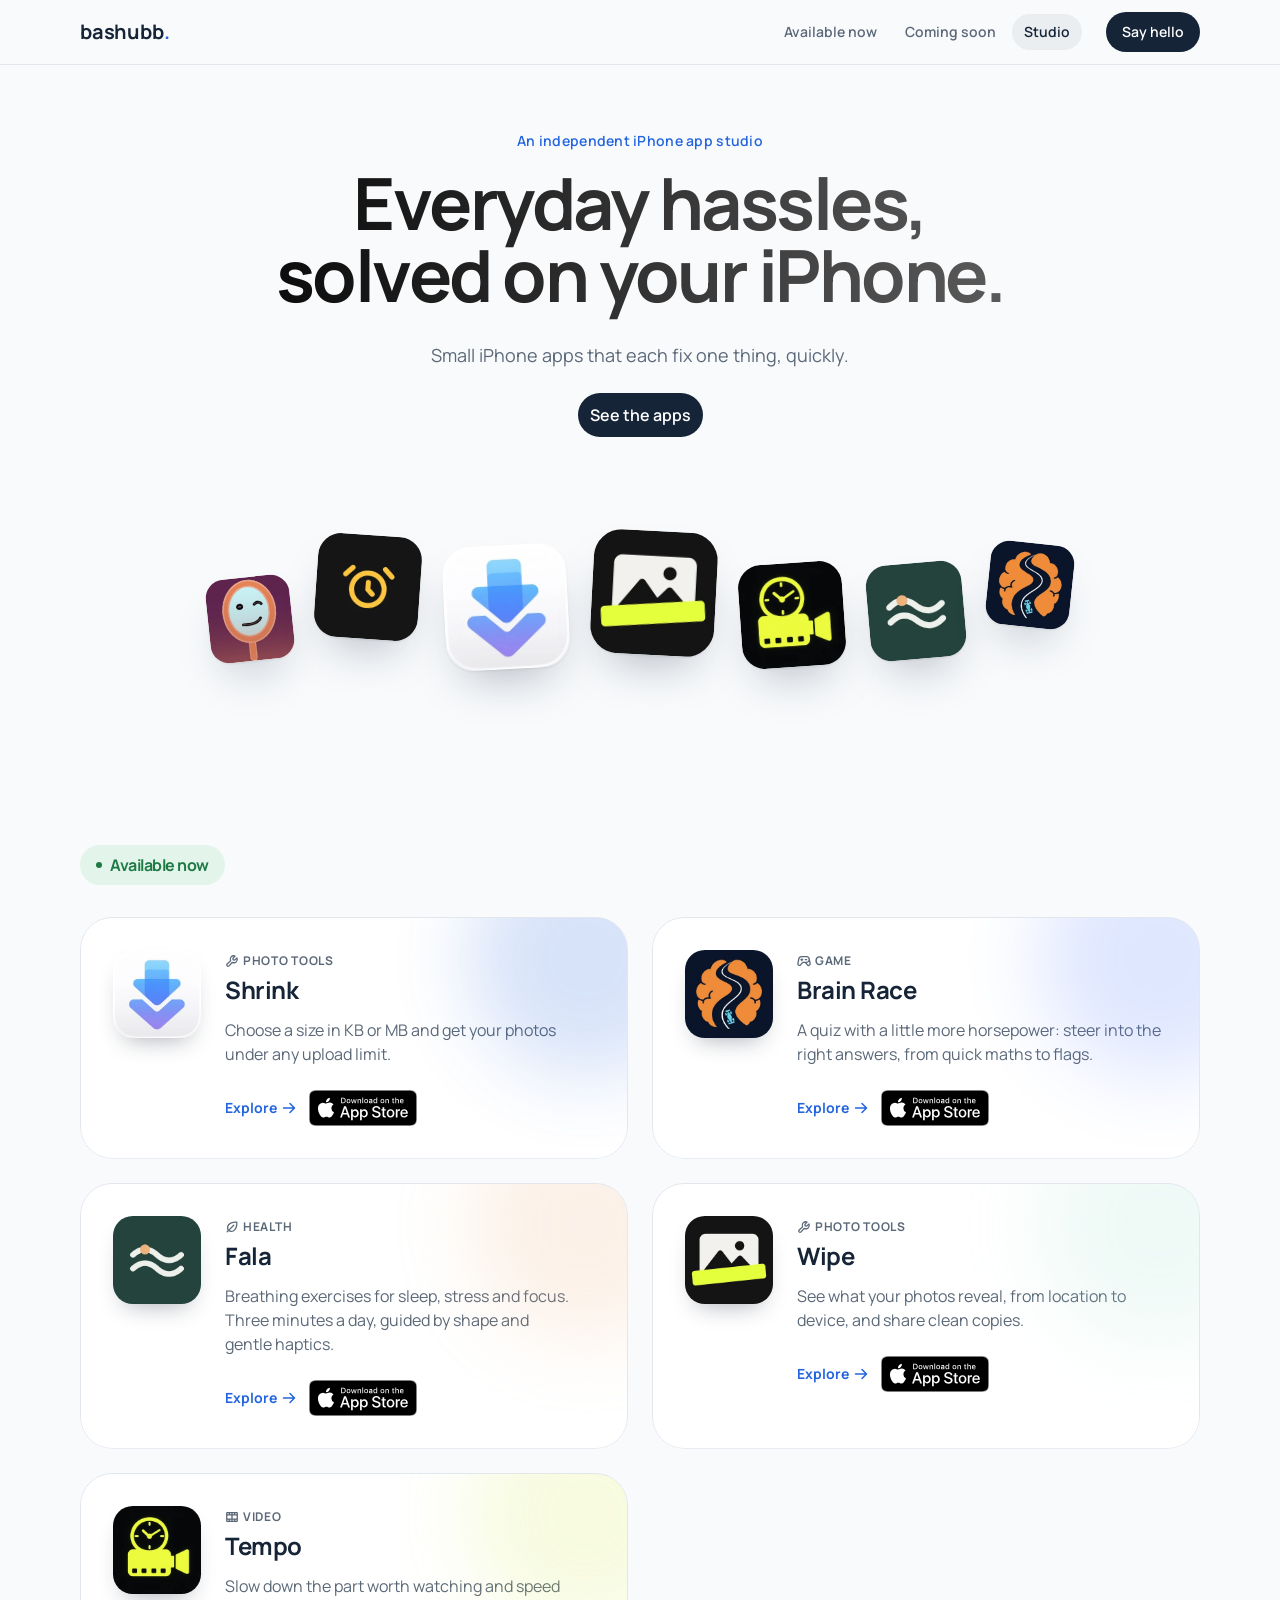
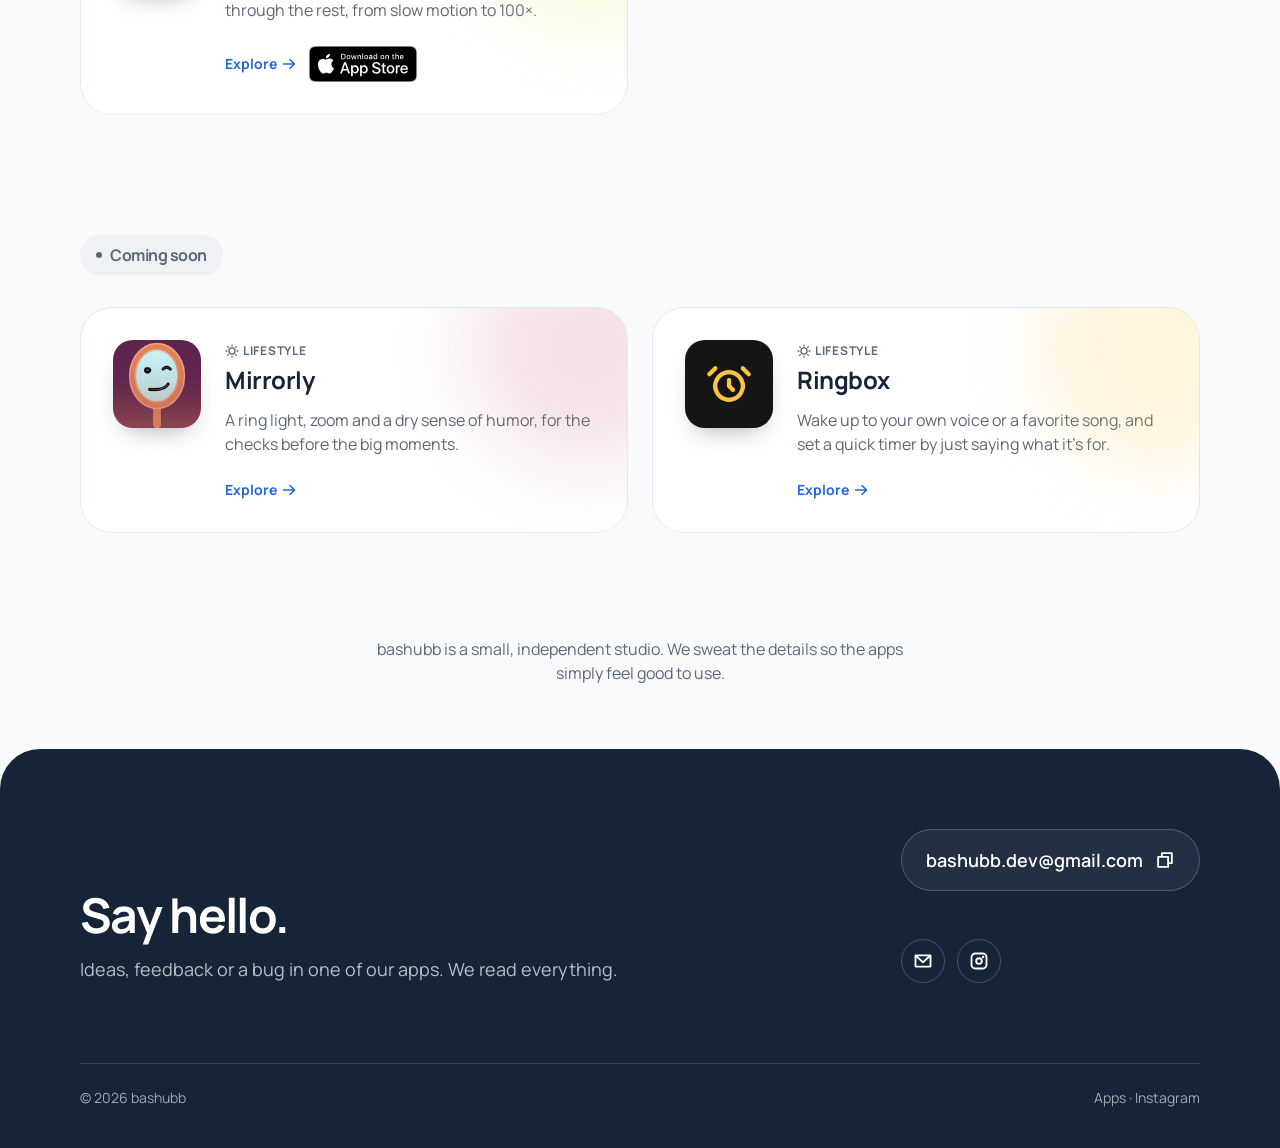
<file: index.html>
<!doctype html>
<html lang="en" class="no-js">
<head>
<meta charset="utf-8">
<meta name="viewport" content="width=device-width, initial-scale=1, viewport-fit=cover">
<title>bashubb: Everyday Hassles, Solved on Your iPhone</title>
<meta name="description" content="bashubb is an independent studio making focused iPhone apps for everyday life, quick photo fixes, creative video, calm breathing and play: Mirrorly, Ringbox, Shrink, Wipe, Tempo, Fala and Brain Race.">
<link rel="canonical" href="https://bashubb.com/">
<meta name="theme-color" content="#f8fafc">
<meta name="color-scheme" content="light">
<meta property="og:type" content="website">
<meta property="og:site_name" content="bashubb">
<meta property="og:title" content="bashubb: everyday hassles, solved on your iPhone">
<meta property="og:description" content="Shrink, Brain Race, Fala, Wipe and Tempo are on the App Store; Mirrorly and Ringbox are coming soon.">
<meta property="og:url" content="https://bashubb.com/">
<meta property="og:image" content="https://bashubb.com/assets/bashubb-logo.png">
<meta name="twitter:card" content="summary">
<link rel="icon" href="assets/fav/favicon-32.png" type="image/png" sizes="32x32">
<link rel="icon" href="assets/fav/favicon-48.png" type="image/png" sizes="48x48">
<link rel="icon" href="assets/fav/favicon-192.png" type="image/png" sizes="192x192">
<link rel="apple-touch-icon" href="assets/fav/apple-touch-icon.png">
<link rel="preload" href="assets/fonts/manrope-latin.woff2" as="font" type="font/woff2" crossorigin>
<link rel="stylesheet" href="assets/landing.css?v=22">
<link rel="stylesheet" href="assets/studio.css?v=17">
<script type="application/ld+json">
{
  "@context": "https://schema.org",
  "@graph": [
    {"@type": "Organization", "@id": "https://bashubb.com/#studio", "name": "bashubb", "url": "https://bashubb.com/", "logo": "https://bashubb.com/assets/bashubb-logo.png", "email": "bashubb.dev@gmail.com", "description": "An independent studio making focused iPhone apps.", "sameAs": ["https://www.instagram.com/bashubbapps/"]},
    {"@type": "WebSite", "@id": "https://bashubb.com/#website", "name": "bashubb", "url": "https://bashubb.com/", "inLanguage": "en", "publisher": {"@id": "https://bashubb.com/#studio"}},
    {"@type": "SoftwareApplication", "@id": "https://bashubb.com/shrink/#app", "name": "Photo Compressor - Shrink", "alternateName": "Shrink", "url": "https://bashubb.com/shrink/", "applicationCategory": "PhotoApplication", "operatingSystem": "iOS 26.0 or later", "image": "https://bashubb.com/assets/icons/shrink.webp", "downloadUrl": "https://apps.apple.com/app/id6804833389"},
    {"@type": "SoftwareApplication", "@id": "https://bashubb.com/fala/#app", "name": "Fala – Breathing Exercises", "alternateName": "Fala", "url": "https://bashubb.com/fala/", "applicationCategory": "HealthApplication", "operatingSystem": "iOS 17.0 or later", "image": "https://bashubb.com/assets/icons/fala.webp", "downloadUrl": "https://apps.apple.com/app/id6825029130"},
    {"@type": "SoftwareApplication", "@id": "https://bashubb.com/wipe/#app", "name": "Wipe: Photo Metadata Cleaner", "alternateName": "Wipe", "url": "https://bashubb.com/wipe/", "applicationCategory": "PhotographyApplication", "operatingSystem": "iOS 18.0 or later", "image": "https://bashubb.com/assets/icons/wipe.webp?v=2", "downloadUrl": "https://apps.apple.com/app/id6810408492"},
    {"@type": "SoftwareApplication", "@id": "https://bashubb.com/tempo/#app", "name": "Tempo", "url": "https://bashubb.com/tempo/", "applicationCategory": "MultimediaApplication", "operatingSystem": "iOS 17.0 or later", "image": "https://bashubb.com/assets/icons/tempo.webp", "downloadUrl": "https://apps.apple.com/app/id6824555705"},
    {"@type": "SoftwareApplication", "@id": "https://bashubb.com/#brain-race-app", "name": "Brain Race", "url": "https://bashubb.com/TheBrainRace/", "applicationCategory": "GameApplication", "operatingSystem": "iOS 18.0 or later", "image": "https://bashubb.com/assets/icons/brain-race.webp"}
  ]
}
</script>
</head>
<body>
<svg width="0" height="0" style="position:absolute" aria-hidden="true"><symbol id="i-arrow-right" viewBox="0 0 256 256" fill="currentColor"><path d="M224.49,136.49l-72,72a12,12,0,0,1-17-17L187,140H40a12,12,0,0,1,0-24H187L135.51,64.48a12,12,0,0,1,17-17l72,72A12,12,0,0,1,224.49,136.49Z"/></symbol><symbol id="i-copy" viewBox="0 0 256 256" fill="currentColor"><path d="M216,28H88A12,12,0,0,0,76,40V76H40A12,12,0,0,0,28,88V216a12,12,0,0,0,12,12H168a12,12,0,0,0,12-12V180h36a12,12,0,0,0,12-12V40A12,12,0,0,0,216,28ZM156,204H52V100H156Zm48-48H180V88a12,12,0,0,0-12-12H100V52H204Z"/></symbol><symbol id="i-envelope-simple" viewBox="0 0 256 256" fill="currentColor"><path d="M224,44H32A12,12,0,0,0,20,56V192a20,20,0,0,0,20,20H216a20,20,0,0,0,20-20V56A12,12,0,0,0,224,44ZM193.15,68,128,127.72,62.85,68ZM44,188V83.28l75.89,69.57a12,12,0,0,0,16.22,0L212,83.28V188Z"/></symbol><symbol id="i-film-strip" viewBox="0 0 256 256" fill="currentColor"><path d="M216,36H40A20,20,0,0,0,20,56V200a20,20,0,0,0,20,20H216a20,20,0,0,0,20-20V56A20,20,0,0,0,216,36ZM44,100h72v56H44Zm96-24V60h24V76Zm-24,0H92V60h24Zm0,104v16H92V180Zm24,0h24v16H140Zm0-24V100h72v56Zm72-80H188V60h24ZM68,60V76H44V60ZM44,180H68v16H44Zm144,16V180h24v16Z"/></symbol><symbol id="i-game-controller" viewBox="0 0 256 256" fill="currentColor"><path d="M176,116H152a12,12,0,0,1,0-24h24a12,12,0,0,1,0,24ZM104,92h-4V88a12,12,0,0,0-24,0v4H72a12,12,0,0,0,0,24h4v4a12,12,0,0,0,24,0v-4h4a12,12,0,0,0,0-24ZM244.76,202.94a40,40,0,0,1-61,5.35,7,7,0,0,1-.53-.56L144.67,164H111.33L72.81,207.73c-.17.19-.35.38-.53.56A40,40,0,0,1,4.62,173.05a1.18,1.18,0,0,1,0-.2L21,88.79A63.88,63.88,0,0,1,83.88,36H172a64.08,64.08,0,0,1,62.93,52.48,1.8,1.8,0,0,1,0,.19l16.36,84.17a1.77,1.77,0,0,1,0,.2A39.74,39.74,0,0,1,244.76,202.94ZM172,140a40,40,0,0,0,0-80H83.89A39.9,39.9,0,0,0,44.62,93.06a1.55,1.55,0,0,0,0,.21l-16.34,84a16,16,0,0,0,13,18.44,16.07,16.07,0,0,0,13.86-4.21L96.9,144.07a12,12,0,0,1,9-4.07Zm55.76,37.31-7-35.95a63.84,63.84,0,0,1-44.27,22.46l24.41,27.72a16,16,0,0,0,26.85-14.23Z"/></symbol><symbol id="i-instagram-logo" viewBox="0 0 256 256" fill="currentColor"><path d="M128,80a48,48,0,1,0,48,48A48.05,48.05,0,0,0,128,80Zm0,72a24,24,0,1,1,24-24A24,24,0,0,1,128,152ZM176,20H80A60.07,60.07,0,0,0,20,80v96a60.07,60.07,0,0,0,60,60h96a60.07,60.07,0,0,0,60-60V80A60.07,60.07,0,0,0,176,20Zm36,156a36,36,0,0,1-36,36H80a36,36,0,0,1-36-36V80A36,36,0,0,1,80,44h96a36,36,0,0,1,36,36ZM196,76a16,16,0,1,1-16-16A16,16,0,0,1,196,76Z"/></symbol><symbol id="i-leaf" viewBox="0 0 256 256" fill="currentColor"><path d="M227.42,39.86a12,12,0,0,0-11.28-11.28c-39.6-2.33-74.59,2.34-104,13.87C84,53.48,62.31,70.58,49.39,91.9c-17.62,29.11-17.66,64.45-.45,98.19L31.51,207.52a12,12,0,0,0,17,17l17.43-17.43c16.74,8.54,33.88,12.85,50.45,12.85a91.31,91.31,0,0,0,47.74-13.3c21.32-12.92,38.42-34.62,49.45-62.75C225.08,114.46,229.75,79.46,227.42,39.86ZM151.66,186.08C131.57,198.25,108,199.17,83.94,189l84.54-84.54a12,12,0,1,0-17-17L67,172.06c-10.14-24-9.22-47.63,3-67.72,20.91-34.53,70.54-53.72,134-52.25C205.38,115.53,186.19,165.17,151.66,186.08Z"/></symbol><symbol id="i-sun" viewBox="0 0 256 256" fill="currentColor"><path d="M116,36V20a12,12,0,0,1,24,0V36a12,12,0,0,1-24,0Zm80,92a68,68,0,1,1-68-68A68.07,68.07,0,0,1,196,128Zm-24,0a44,44,0,1,0-44,44A44.05,44.05,0,0,0,172,128ZM51.51,68.49a12,12,0,1,0,17-17l-12-12a12,12,0,0,0-17,17Zm0,119-12,12a12,12,0,0,0,17,17l12-12a12,12,0,1,0-17-17ZM196,72a12,12,0,0,0,8.49-3.51l12-12a12,12,0,0,0-17-17l-12,12A12,12,0,0,0,196,72Zm8.49,115.51a12,12,0,0,0-17,17l12,12a12,12,0,0,0,17-17ZM48,128a12,12,0,0,0-12-12H20a12,12,0,0,0,0,24H36A12,12,0,0,0,48,128Zm80,80a12,12,0,0,0-12,12v16a12,12,0,0,0,24,0V220A12,12,0,0,0,128,208Zm108-92H220a12,12,0,0,0,0,24h16a12,12,0,0,0,0-24Z"/></symbol><symbol id="i-wrench" viewBox="0 0 256 256" fill="currentColor"><path d="M230.47,67.5a12,12,0,0,0-19.26-4.32L172.43,99l-12.68-2.72L157,83.57l35.79-38.78a12,12,0,0,0-4.32-19.26A76.07,76.07,0,0,0,88.41,121.64L30.92,174.18a4.68,4.68,0,0,0-.39.38,36,36,0,0,0,50.91,50.91l.38-.39,52.54-57.49A76.05,76.05,0,0,0,230.47,67.5ZM160,148a51.5,51.5,0,0,1-23.35-5.52,12,12,0,0,0-14.26,2.62L64.31,208.66a12,12,0,0,1-17-17l63.55-58.07a12,12,0,0,0,2.62-14.26A51.5,51.5,0,0,1,108,96a52.06,52.06,0,0,1,52-52h.89L135.17,71.87a12,12,0,0,0-2.91,10.65l5.66,26.35a12,12,0,0,0,9.21,9.21l26.35,5.66a12,12,0,0,0,10.65-2.91L212,95.12c0,.3,0,.59,0,.89A52.06,52.06,0,0,1,160,148Z"/></symbol></svg>

<a class="skip" href="#main">Skip to content</a>

<nav class="island solid" aria-label="Main navigation">
  <a class="brand wordmark" href="./">bashubb<span>.</span></a>
  <div class="links">
    <a href="#available">Available now</a>
    <a href="#soon">Coming soon</a>
    <a href="#studio">Studio</a>
  </div>
  <a class="btn sm cta" href="#contact">Say hello</a>
  <button class="burger" type="button" aria-expanded="false" aria-controls="menu" aria-label="Open menu"><span></span><span></span></button>
</nav>
<div class="menu" id="menu">
  <a href="#available">Available now</a>
  <a href="#soon">Coming soon</a>
  <a href="#studio">Studio</a>
  <a href="#contact">Contact</a>
</div>

<main id="main">

<section class="s-hero" aria-labelledby="hero-title">
  <div class="wrap reveal">
    <span class="eyebrow">An independent iPhone app studio</span>
    <h1 class="hero-title" id="hero-title">Everyday hassles,<br>solved on your iPhone.</h1>
    <p class="lead">Small iPhone apps that each fix one thing, quickly.</p>
    <div class="cta-row"><a class="btn" href="#available">See the apps</a></div>
  </div>
  <div class="drift" aria-label="Our apps">
    <a href="/TheMirrorly/" style="--sz:84px;--y:18px;--r:-6deg;--d:6.5s;--dl:-1s" title="Mirrorly"><img src="assets/icons/mirrorly.webp?v=2" alt="Mirrorly" width="256" height="256"></a>
    <a href="/ringbox/" style="--sz:104px;--y:-14px;--r:4deg;--d:7.4s;--dl:-3s" title="Ringbox"><img src="assets/icons/ringbox.webp" alt="Ringbox" width="256" height="256"></a>
    <a href="/shrink/" style="--sz:124px;--y:6px;--r:-3deg;--d:8s;--dl:-2s" title="Shrink"><img src="assets/icons/shrink.webp" alt="Shrink" width="256" height="256"></a>
    <a href="/wipe/" style="--sz:124px;--y:-8px;--r:3deg;--d:7s;--dl:-4s" title="Wipe"><img src="assets/icons/wipe.webp?v=2" alt="Wipe" width="256" height="256"></a>
    <a href="/tempo/" style="--sz:104px;--y:14px;--r:-4deg;--d:6.8s;--dl:-5s" title="Tempo"><img src="assets/icons/tempo.webp" alt="Tempo" width="256" height="256"></a>
    <a href="/fala/" style="--sz:96px;--y:10px;--r:-5deg;--d:7.2s;--dl:-1.5s" title="Fala"><img src="assets/icons/fala.webp" alt="Fala" width="256" height="256"></a>
    <a href="/TheBrainRace/" style="--sz:84px;--y:-16px;--r:6deg;--d:7.8s;--dl:-2.5s" title="Brain Race"><img src="assets/icons/brain-race.webp" alt="Brain Race" width="256" height="256"></a>
  </div>
</section>

<section class="cat" id="available" aria-labelledby="available-title">
  <div class="wrap">
    <div class="cat-head reveal">
      <h2 id="available-title" class="sec-title"><span class="status live"><i></i>Available now</span></h2>
    </div>
    <div class="apps">
<article class="app reveal" style="--tint:#2465df">
        <span class="ico"><img src="assets/icons/shrink.webp" alt="" width="256" height="256"></span>
        <div>
          <span class="kind"><svg aria-hidden="true"><use href="#i-wrench"/></svg>Photo tools</span>
          <h3>Shrink</h3>
          <p>Choose a size in KB or MB and get your photos under any upload limit.</p>
          <div class="meta"><span class="status live"><i></i>Available now</span><span class="go">Explore<svg aria-hidden="true"><use href="#i-arrow-right"/></svg></span><a class="badge-link" href="https://apps.apple.com/app/id6804833389"><img src="assets/app-store-badge.svg" alt="Download Shrink on the App Store" width="108" height="36"></a></div>
        </div>
        <a class="cover" href="/shrink/" aria-label="Explore Shrink"></a>
      </article>
<article class="app reveal d1" style="--tint:#4f7bff">
        <span class="ico"><img src="assets/icons/brain-race.webp" alt="" width="256" height="256"></span>
        <div>
          <span class="kind"><svg aria-hidden="true"><use href="#i-game-controller"/></svg>Game</span>
          <h3>Brain Race</h3>
          <p>A quiz with a little more horsepower: steer into the right answers, from quick maths to flags.</p>
          <div class="meta"><span class="status live"><i></i>Available now</span><span class="go">Explore<svg aria-hidden="true"><use href="#i-arrow-right"/></svg></span><a class="badge-link" href="https://apps.apple.com/app/id6795535432"><img src="assets/app-store-badge.svg" alt="Download Brain Race on the App Store" width="108" height="36"></a></div>
        </div>
        <a class="cover" href="/TheBrainRace/" aria-label="Explore Brain Race"></a>
      </article>
<article class="app reveal" style="--tint:#edb27e">
        <span class="ico"><img src="assets/icons/fala.webp" alt="" width="256" height="256"></span>
        <div>
          <span class="kind"><svg aria-hidden="true"><use href="#i-leaf"/></svg>Health</span>
          <h3>Fala</h3>
          <p>Breathing exercises for sleep, stress and focus. Three minutes a day, guided by shape and gentle haptics.</p>
          <div class="meta"><span class="status live"><i></i>Available now</span><span class="go">Explore<svg aria-hidden="true"><use href="#i-arrow-right"/></svg></span><a class="badge-link" href="https://apps.apple.com/app/id6825029130"><img src="assets/app-store-badge.svg" alt="Download Fala on the App Store" width="108" height="36"></a></div>
        </div>
        <a class="cover" href="/fala/" aria-label="Explore Fala"></a>
      </article>
<article class="app reveal" style="--tint:#a6e2d2">
        <span class="ico"><img src="assets/icons/wipe.webp?v=2" alt="" width="256" height="256"></span>
        <div>
          <span class="kind"><svg aria-hidden="true"><use href="#i-wrench"/></svg>Photo tools</span>
          <h3>Wipe</h3>
          <p>See what your photos reveal, from location to device, and share clean copies.</p>
          <div class="meta"><span class="status live"><i></i>Available now</span><span class="go">Explore<svg aria-hidden="true"><use href="#i-arrow-right"/></svg></span><a class="badge-link" href="https://apps.apple.com/app/id6810408492"><img src="assets/app-store-badge.svg" alt="Download Wipe on the App Store" width="108" height="36"></a></div>
        </div>
        <a class="cover" href="/wipe/" aria-label="Explore Wipe"></a>
      </article>
<article class="app reveal" style="--tint:#d7ea52">
        <span class="ico"><img src="assets/icons/tempo.webp" alt="" width="256" height="256"></span>
        <div>
          <span class="kind"><svg aria-hidden="true"><use href="#i-film-strip"/></svg>Video</span>
          <h3>Tempo</h3>
          <p>Slow down the part worth watching and speed through the rest, from slow motion to 100×.</p>
          <div class="meta"><span class="status live"><i></i>Available now</span><span class="go">Explore<svg aria-hidden="true"><use href="#i-arrow-right"/></svg></span><a class="badge-link" href="https://apps.apple.com/app/id6824555705"><img src="assets/app-store-badge.svg" alt="Download Tempo on the App Store" width="108" height="36"></a></div>
        </div>
        <a class="cover" href="/tempo/" aria-label="Explore Tempo"></a>
      </article>
    </div>
  </div>
</section>

<section class="cat" id="soon" aria-labelledby="soon-title">
  <div class="wrap">
    <div class="cat-head reveal">
      <h2 id="soon-title" class="sec-title"><span class="status"><i></i>Coming soon</span></h2>
    </div>
    <div class="apps">
<article class="app reveal" style="--tint:#c3627e">
        <span class="ico"><img src="assets/icons/mirrorly.webp?v=2" alt="" width="256" height="256"></span>
        <div>
          <span class="kind"><svg aria-hidden="true"><use href="#i-sun"/></svg>Lifestyle</span>
          <h3>Mirrorly</h3>
          <p>A ring light, zoom and a dry sense of humor, for the checks before the big moments.</p>
          <div class="meta"><span class="status"><i></i>Coming soon</span><span class="go">Explore<svg aria-hidden="true"><use href="#i-arrow-right"/></svg></span></div>
        </div>
        <a class="cover" href="/TheMirrorly/" aria-label="Explore Mirrorly"></a>
      </article>
<article class="app reveal d1" style="--tint:#ffc53d">
        <span class="ico"><img src="assets/icons/ringbox.webp" alt="" width="256" height="256"></span>
        <div>
          <span class="kind"><svg aria-hidden="true"><use href="#i-sun"/></svg>Lifestyle</span>
          <h3>Ringbox</h3>
          <p>Wake up to your own voice or a favorite song, and set a quick timer by just saying what it’s for.</p>
          <div class="meta"><span class="status"><i></i>Coming soon</span><span class="go">Explore<svg aria-hidden="true"><use href="#i-arrow-right"/></svg></span></div>
        </div>
        <a class="cover" href="/ringbox/" aria-label="Explore Ringbox"></a>
      </article>
    </div>
  </div>
</section>

<section class="studio" id="studio" aria-label="The studio">
  <div class="wrap">
    <p class="studio-note reveal">bashubb is a small, independent studio. We sweat the details so the apps simply feel good to use.</p>
  </div>
</section>

</main>

<section class="contact" id="contact" aria-labelledby="contact-title">
  <div class="wrap">
    <div>
      <h2 id="contact-title">Say hello.</h2>
      <p class="lead">Ideas, feedback or a bug in one of our apps. We read everything.</p>
    </div>
    <div>
      <button class="email-copy" type="button" aria-label="Copy email address bashubb.dev@gmail.com"><span class="email-address">bashubb.dev@gmail.com</span><svg aria-hidden="true"><use href="#i-copy"/></svg></button>
      <span class="copy-status" role="status" aria-live="polite"></span>
      <nav class="socials" aria-label="Contact and social profiles">
        <a href="mailto:bashubb.dev@gmail.com" aria-label="Write an email to bashubb"><svg aria-hidden="true"><use href="#i-envelope-simple"/></svg></a>
        <a href="https://www.instagram.com/bashubbapps/" target="_blank" rel="noopener noreferrer" aria-label="bashubb on Instagram (opens in a new tab)"><svg aria-hidden="true"><use href="#i-instagram-logo"/></svg></a>
      </nav>
    </div>
  </div>
</section>
<footer class="s-footer">
  <div class="wrap"><span>© 2026 bashubb</span><span><a href="#available">Apps</a> · <a href="https://www.instagram.com/bashubbapps/">Instagram</a></span></div>
</footer>

<script src="assets/landing.js?v=12"></script>
<script>
(() => {
  // Copy email
  const btn = document.querySelector(".email-copy"), status = document.querySelector(".copy-status");
  let timer;
  btn.addEventListener("click", async () => {
    clearTimeout(timer);
    try { await navigator.clipboard.writeText("bashubb.dev@gmail.com"); status.textContent = "Email copied."; }
    catch { const r = document.createRange(); r.selectNodeContents(document.querySelector(".email-address")); const s = getSelection(); s.removeAllRanges(); s.addRange(r); status.textContent = "Select and copy the address."; }
    timer = setTimeout(() => { status.textContent = ""; }, 3500);
  });
})();
</script>
</body>
</html>
</file>
<file: assets/studio.css>
/* bashubb studio: cool paper, navy ink, one blue. Shared system: landing.css */
:root {
  --bg: #f8fafc;
  --bg-2: #eef2f7;
  --surface: #ffffff;
  --text: #162438;
  --muted: #5b6878;
  --line: #e2e7ee;
  --accent: #2465df;
  --on-accent: #ffffff;
  --accent-text: #2465df;
  --h-from: #000000;
  --h-to: #666666;
  --glass: rgba(248, 250, 252, 0.78);
  --glass-line: rgba(22, 36, 56, 0.08);
  --glass-hover: rgba(22, 36, 56, 0.06);
  --menu-bg: rgba(255, 255, 255, 0.82);
  --btn-bg: #162438;
  --btn-fg: #ffffff;
  color-scheme: light;
}
.island .brand.wordmark { gap: 0; }
.wordmark { font-weight: 800; letter-spacing: -0.04em; font-size: 20px; }
.wordmark span { color: var(--accent); }
.island .brand { margin-right: var(--s-100); }

/* Hero: quiet type, the apps drift in a soft row */
.s-hero { padding: 168px 0 var(--s-700); text-align: center; overflow: hidden; }
.s-hero .hero-title, .s-hero .lead { margin-inline: auto; }
.s-hero .hero-title { font-size: 72px; }
@media (max-width: 900px) { .s-hero .hero-title { font-size: 48px; } }
@media (max-width: 480px) { .s-hero { padding-top: 128px; } .s-hero .hero-title { font-size: 36px; line-height: 40px; } }
.drift { position: relative; height: 200px; margin-top: var(--s-700); display: flex; justify-content: center; align-items: center; gap: var(--s-300); perspective: 900px; }
.drift a { position: relative; flex: none; width: var(--sz, 96px); aspect-ratio: 1; border-radius: 22.5%; overflow: hidden; box-shadow: 0 1px 2px rgba(22, 36, 56, 0.08), 0 24px 48px -20px rgba(22, 36, 56, 0.35);
  transform: translateY(var(--y, 0)) rotate(var(--r, 0deg)); animation: bob var(--d, 7s) var(--ease) infinite alternate; animation-delay: var(--dl, 0s); transition: box-shadow var(--dur) var(--ease); }
.drift a img { width: 100%; height: 100%; transition: transform var(--dur) var(--ease); }
@media (hover: hover) and (pointer: fine) { .drift a:hover img { transform: scale(1.06); } }
@media (hover: hover) and (pointer: fine) { .drift a:hover { box-shadow: 0 1px 2px rgba(22, 36, 56, 0.08), 0 32px 56px -18px rgba(36, 101, 223, 0.45); } }
@keyframes bob { from { transform: translateY(calc(var(--y, 0px) + 10px)) rotate(var(--r, 0deg)); } to { transform: translateY(calc(var(--y, 0px) - 10px)) rotate(calc(var(--r, 0deg) * -1)); } }
@media (max-width: 720px) { .drift { height: 120px; gap: var(--s-75); } .drift a { width: calc(var(--sz, 96px) * 0.44); } }

/* Category bar: sticky, the pill slides to the section you're in */
.cats { position: sticky; top: var(--hdr, 64px); z-index: 30; display: flex; justify-content: center; padding: var(--s-75) 0; background: rgba(248, 250, 252, 0.92); -webkit-backdrop-filter: blur(20px) saturate(1.6); backdrop-filter: blur(20px) saturate(1.6); box-shadow: 0 1px 0 var(--line); }
.cats-inner { background: transparent !important; border-color: transparent !important; -webkit-backdrop-filter: none !important; backdrop-filter: none !important; }
.cats-inner { position: relative; display: flex; gap: var(--s-50); padding: var(--s-50); border-radius: 9999px; background: var(--glass); border: 1px solid var(--glass-line); -webkit-backdrop-filter: blur(20px) saturate(1.6); backdrop-filter: blur(20px) saturate(1.6); max-width: calc(100% - 2 * var(--gutter)); overflow-x: auto; scrollbar-width: none; }
.cats-inner::-webkit-scrollbar { display: none; }
.cats a { position: relative; z-index: 1; display: inline-flex; align-items: center; gap: var(--s-75); padding: var(--s-75) var(--s-200); border-radius: 9999px; text-decoration: none; white-space: nowrap; font-size: 14px; line-height: 20px; font-weight: 600; color: var(--muted); transition: color var(--dur) var(--ease); }
.cats a svg { width: 18px; height: 18px; }
.cats a[aria-current="true"] { color: #fff; }
@media (hover: hover) and (pointer: fine) { .cats a:hover { color: var(--text); background: var(--glass-hover); } }
@media (hover: hover) and (pointer: fine) { .cats a[aria-current="true"]:hover { color: #fff; } }
.cats .pill { position: absolute; z-index: 0; top: var(--s-50); bottom: var(--s-50); left: 0; width: 0; border-radius: 9999px; background: var(--text); transition: transform 600ms var(--ease), width 600ms var(--ease), opacity 300ms var(--ease); opacity: 0; }
@media (max-width: 720px) { .cats a { padding: var(--s-75) var(--s-100); } .cats a svg { display: none; } }

/* Category sections */
.cat { padding: var(--s-800) 0 var(--s-500); scroll-margin-top: 160px; }
.cat-head { display: flex; align-items: flex-end; justify-content: space-between; gap: var(--s-300); margin-bottom: var(--s-400); }
.cat-head .eyebrow { display: inline-flex; align-items: center; gap: var(--s-75); margin-bottom: var(--s-100); }
.cat-head .eyebrow svg { width: 18px; height: 18px; }
.cat-head h2 { font-size: 36px; line-height: 40px; letter-spacing: -0.03em; }
.cat-head p { max-width: 360px; color: var(--muted); }
@media (max-width: 720px) { .cat-head { flex-direction: column; align-items: flex-start; } .cat-head h2 { font-size: 30px; line-height: 36px; } }
.apps { display: grid; grid-template-columns: repeat(2, 1fr); gap: var(--s-300); }
.apps.one { grid-template-columns: 1fr; }
@media (max-width: 820px) { .apps { grid-template-columns: 1fr; } }

.app { position: relative; isolation: isolate; clip-path: inset(0 round 32px); display: grid; grid-template-columns: auto 1fr; gap: var(--s-300); align-items: start; padding: var(--s-400); border-radius: 32px; background: var(--surface); border: 1px solid var(--line); text-decoration: none; overflow: hidden;
  transition: transform var(--dur) var(--ease), box-shadow var(--dur) var(--ease), border-color var(--dur) var(--ease); }
.app::before { content: ""; position: absolute; right: -80px; top: -80px; width: 240px; height: 240px; border-radius: 50%; background: var(--tint); opacity: 0.18; filter: blur(40px); transition: opacity var(--dur) var(--ease), transform 1200ms var(--ease); pointer-events: none; }
@media (hover: hover) and (pointer: fine) { .app:hover { transform: translateY(-4px); box-shadow: 0 32px 64px -32px rgba(22, 36, 56, 0.28); border-color: #d5dce6; } }
@media (hover: hover) and (pointer: fine) { .app:hover::before { opacity: 0.32; transform: translate(-20px, 20px) scale(1.15); } }
.app:active { transform: scale(0.99); }
.app .ico { width: 88px; height: 88px; border-radius: 22.5%; overflow: hidden; box-shadow: 0 12px 24px -12px rgba(22, 36, 56, 0.4); transition: transform var(--dur) var(--ease); }
@media (hover: hover) and (pointer: fine) { .app:hover .ico { transform: rotate(-4deg) scale(1.04); } }
.app .ico img { width: 100%; height: 100%; }
.app h3 { font-size: 24px; line-height: 32px; letter-spacing: -0.02em; }
.app .tag { display: block; margin-top: var(--s-50); font-size: 16px; line-height: 24px; font-weight: 600; color: var(--text); }
.app p { margin-top: var(--s-100); color: var(--muted); }
.app .meta { display: flex; flex-wrap: wrap; align-items: center; gap: var(--s-100); margin-top: var(--s-300); }
.status { display: inline-flex; align-items: center; gap: var(--s-75); padding: var(--s-50) var(--s-100); border-radius: 9999px; font-size: 12px; line-height: 16px; font-weight: 700; background: var(--bg-2); color: var(--muted); }
.status i { width: 6px; height: 6px; border-radius: 50%; background: currentColor; }
.status.live { background: #e3f4ea; color: #1d7a45; }
.go { display: inline-flex; align-items: center; gap: var(--s-50); font-size: 14px; line-height: 20px; font-weight: 700; color: var(--accent); }
.go svg { width: 16px; height: 16px; transition: transform var(--dur) var(--ease); }
@media (hover: hover) and (pointer: fine) { .app:hover .go svg { transform: translateX(4px); } }
.app .badge-link { position: relative; z-index: 2; display: inline-flex; }
.app .badge-link img { height: 36px; width: auto; }
.app .cover { position: absolute; inset: 0; z-index: 1; border-radius: inherit; }
.app .cover:focus-visible { outline: 3px solid var(--accent); outline-offset: 3px; }
@media (max-width: 480px) { .app { grid-template-columns: 1fr; padding: var(--s-300); } .app .ico { width: 72px; height: 72px; } }

/* Studio */
.studio { padding: 160px 0; }
.studio .small { margin-top: var(--s-400); max-width: 560px; }
@media (max-width: 640px) { .studio { padding: var(--s-900) 0; } }

/* Contact */
.contact { padding: var(--s-800) 0; background: var(--text); color: #fff; border-radius: 40px 40px 0 0; }
.contact .wrap { display: flex; flex-wrap: wrap; align-items: flex-end; justify-content: space-between; gap: var(--s-400); }
.contact h2 { font-size: 48px; line-height: 1; letter-spacing: -0.035em; }
.contact .lead { color: rgba(255, 255, 255, 0.7); margin-top: var(--s-200); }
.email-copy { display: inline-flex; align-items: center; gap: var(--s-100); padding: var(--s-200) var(--s-300); border: 1px solid rgba(255, 255, 255, 0.2); border-radius: 9999px; background: rgba(255, 255, 255, 0.06); color: #fff; font-size: 18px; line-height: 28px; font-weight: 600; cursor: pointer; transition: background-color var(--dur) var(--ease), transform var(--dur) var(--ease); }
@media (hover: hover) and (pointer: fine) { .email-copy:hover { background: rgba(255, 255, 255, 0.12); transform: translateY(-2px); } }
.email-copy:active { transform: scale(0.98); }
.email-copy svg { width: 20px; height: 20px; }
.copy-status { display: block; min-height: 20px; margin-top: var(--s-100); font-size: 14px; line-height: 20px; color: #9ec0ff; }
.socials { display: flex; gap: var(--s-100); margin-top: var(--s-200); }
.socials a { display: inline-flex; width: 44px; height: 44px; align-items: center; justify-content: center; border-radius: 9999px; border: 1px solid rgba(255, 255, 255, 0.2); color: #fff; transition: background-color var(--dur) var(--ease); }
@media (hover: hover) and (pointer: fine) { .socials a:hover { background: rgba(255, 255, 255, 0.1); } }
.socials svg { width: 20px; height: 20px; }
@media (max-width: 640px) { .contact h2 { font-size: 36px; line-height: 40px; } .email-copy { font-size: 16px; } }
.s-footer { background: var(--text); color: rgba(255, 255, 255, 0.6); padding: 0 0 var(--s-500); font-size: 14px; line-height: 20px; }
.s-footer .wrap { display: flex; justify-content: space-between; flex-wrap: wrap; gap: var(--s-200); padding-top: var(--s-300); border-top: 1px solid rgba(255, 255, 255, 0.12); }
.s-footer a { text-decoration: none; } .s-footer a:hover { color: #fff; }

@media (prefers-reduced-motion: reduce) { .drift a { animation: none; } .cats .pill { transition: none; } }

/* Solid header across the full width (instead of the floating pill) */
.island { top: 0; left: 0; right: 0; transform: none; width: auto; max-width: none; height: var(--hdr, 64px); border-radius: 0; border: 0; box-shadow: 0 1px 0 var(--line);
  padding: 0 max(var(--gutter), (100vw - 1120px) / 2); justify-content: space-between; background: rgba(248, 250, 252, 0.92); }
.island .links { margin-left: auto; margin-right: var(--s-200); }
.island .cta { margin-left: 0; }
.s-hero { padding-top: 128px; }
.cat { scroll-margin-top: 140px; }
@media (max-width: 480px) { .s-hero { padding-top: 104px; } .app { clip-path: inset(0 round 32px); } }
.island { height: calc(var(--hdr, 64px) + env(safe-area-inset-top, 0px)); padding-top: env(safe-area-inset-top, 0px); }
.cats { top: calc(var(--hdr, 64px) + env(safe-area-inset-top, 0px)); }

/* Live / coming soon: the status leads the section, the category is a small label on each card */
.cat-head .eyebrow .status { font-size: 14px; line-height: 20px; padding: var(--s-50) var(--s-200); }
.app .kind { display: inline-flex; align-items: center; gap: var(--s-50); margin-bottom: var(--s-50); font-size: 12px; line-height: 16px; font-weight: 700; letter-spacing: 0.06em; text-transform: uppercase; color: var(--muted); }
.app .kind svg { width: 14px; height: 14px; }
.cat { scroll-margin-top: 96px; }
.s-hero .cta-row { justify-content: center; margin-top: var(--s-300); }
.cat .app .status { display: none; }
.s-hero .hero-title { max-width: 960px; }
.cat-head .sec-title { margin: 0; font-size: inherit; line-height: inherit; }
.cat-head .sec-title .status { font-size: 16px; line-height: 24px; padding: var(--s-75) var(--s-200); }
.studio { padding-block: var(--s-700); }
.studio-note { max-width: 560px; margin-inline: auto; text-align: center; color: var(--muted); }
</file>
<file: assets/landing.css>
/* Shared landing system for bashubb app sites (Wipe, Ringbox, Tempo).
   Values follow the landing-page-design skill: Tailwind type scale, the
   2/4/8/12/16/24/32/40/48/64/80/96 spacing set, Tailwind radii, one easing.
   Each site sets its colours in theme.css. Keep this file identical across sites. */

@font-face {
  font-family: "Manrope";
  src: url("fonts/manrope-latin.woff2") format("woff2");
  font-weight: 200 800;
  font-display: swap;
  unicode-range: U+0000-00FF, U+0131, U+0152-0153, U+02BB-02BC, U+02C6, U+02DA, U+02DC, U+0304, U+0308, U+0329, U+2000-206F, U+20AC, U+2122, U+2191, U+2193, U+2212, U+2215, U+FEFF, U+FFFD;
}
@font-face {
  font-family: "Manrope";
  src: url("fonts/manrope-latin-ext.woff2") format("woff2");
  font-weight: 200 800;
  font-display: swap;
  unicode-range: U+0100-02BA, U+02BD-02C5, U+02C7-02CC, U+02CE-02D7, U+02DD-02FF, U+0304, U+0308, U+0329, U+1D00-1DBF, U+1E00-1E9F, U+1EF2-1EFF, U+2020, U+20A0-20AB, U+20AD-20C0, U+2113, U+2C60-2C7F, U+A720-A7FF;
}

:root {
  --s-25: 2px; --s-50: 4px; --s-75: 8px; --s-100: 12px; --s-200: 16px; --s-300: 24px;
  --s-400: 32px; --s-500: 40px; --s-600: 48px; --s-700: 64px; --s-800: 80px; --s-900: 96px;
  --ease: cubic-bezier(0.32, 0.72, 0, 1);
  --dur: 700ms;
  --wrap: 1120px;
  --gutter: var(--s-300);
}
@media (max-width: 640px) { :root { --gutter: var(--s-200); } }

*, *::before, *::after { box-sizing: border-box; }
html { -webkit-text-size-adjust: 100%; -webkit-tap-highlight-color: transparent; scroll-behavior: smooth; }
@media (prefers-reduced-motion: reduce) { html { scroll-behavior: auto; } }
body {
  margin: 0;
  background: var(--bg);
  color: var(--text);
  font-family: "Manrope", ui-rounded, system-ui, sans-serif;
  font-size: 16px; line-height: 24px;
  font-optical-sizing: auto;
  -webkit-font-smoothing: antialiased;
  overflow-x: clip;
}
img, video, svg { display: block; max-width: 100%; }
a { color: inherit; }
button { font: inherit; color: inherit; }
button, a, [role="button"], summary { touch-action: manipulation; }
button, .btn, .store-badge, .chip, summary { -webkit-user-select: none; user-select: none; -webkit-touch-callout: none; }
h1, h2, h3, p { margin: 0; }
h1, h2, h3 { text-wrap: balance; font-weight: 700; }
p, li, dd { text-wrap: pretty; }
::selection { background: var(--accent); color: var(--on-accent); }

:focus-visible { outline: 3px solid var(--focus, var(--accent)); outline-offset: 3px; border-radius: 8px; }

.skip {
  position: fixed; left: var(--s-200); top: var(--s-200); z-index: 100;
  padding: var(--s-75) var(--s-100); border-radius: 9999px;
  background: var(--text); color: var(--bg); font-weight: 600; text-decoration: none;
  transform: translateY(-200%); transition: transform var(--dur) var(--ease);
}
.skip:focus { transform: none; }

.wrap { width: min(100% - 2 * var(--gutter), var(--wrap)); margin-inline: auto; }
.center { text-align: center; }
.center .lead, .center h2 { margin-inline: auto; }

section { position: relative; }
.pad { padding-block: var(--s-900); }
@media (max-width: 640px) { .pad { padding-block: var(--s-700); } }

/* Type */
.eyebrow {
  display: inline-block; margin-bottom: var(--s-200);
  font-size: 14px; line-height: 20px; font-weight: 600; letter-spacing: 0.02em;
  color: var(--accent-text, var(--muted));
}
.hero-title {
  max-width: 680px;
  font-size: 60px; line-height: 1; letter-spacing: -0.035em; font-weight: 700;
  background: linear-gradient(90deg, var(--h-from), var(--h-to));
  -webkit-background-clip: text; background-clip: text; color: transparent;
  padding-bottom: 0.16em; margin-bottom: -0.08em;
}
@media (max-width: 900px) { .hero-title { font-size: 48px; } }
@media (max-width: 480px) { .hero-title { font-size: 36px; line-height: 40px; letter-spacing: -0.03em; } }
h2.title { max-width: 760px; font-size: 48px; line-height: 1; letter-spacing: -0.03em; }
@media (max-width: 900px) { h2.title { font-size: 36px; line-height: 40px; } }
@media (max-width: 480px) { h2.title { font-size: 30px; line-height: 36px; } }
h3 { font-size: 20px; line-height: 28px; letter-spacing: -0.01em; }
.lead { max-width: 680px; margin-top: var(--s-300); font-size: 18px; line-height: 28px; color: var(--muted); }
@media (max-width: 480px) { .lead { font-size: 16px; line-height: 24px; } }
.small { font-size: 14px; line-height: 20px; color: var(--muted); }

/* Buttons */
.btn {
  display: inline-flex; align-items: center; justify-content: center; gap: var(--s-75);
  min-height: 44px; padding: var(--s-75) var(--s-100);
  border: 0; border-radius: 9999px; cursor: pointer; text-decoration: none;
  font-size: 16px; line-height: 24px; font-weight: 600;
  background: var(--btn-bg, var(--text)); color: var(--btn-fg, var(--bg));
  transition: transform var(--dur) var(--ease), background-color var(--dur) var(--ease), opacity var(--dur) var(--ease);
}
@media (hover: hover) and (pointer: fine) { .btn:hover { transform: translateY(-2px); } }
.btn:active { transform: scale(0.98); transition-duration: 120ms; }
.btn svg { width: 20px; height: 20px; }
.btn.sm { min-height: 40px; font-size: 14px; line-height: 20px; padding: var(--s-75) var(--s-200); }
.btn[aria-disabled="true"] { cursor: default; background: var(--soon-bg); color: var(--soon-fg); }
@media (hover: hover) and (pointer: fine) { .btn[aria-disabled="true"]:hover { transform: none; } }

.store-badge { display: inline-flex; border-radius: 12px; transition: transform var(--dur) var(--ease), opacity var(--dur) var(--ease); }
.store-badge img { height: 52px; width: auto; }
@media (hover: hover) and (pointer: fine) { .store-badge:hover { transform: translateY(-2px); } }
.store-badge:active { transform: scale(0.98); }

.cta-row { display: flex; flex-wrap: wrap; align-items: center; gap: var(--s-200); margin-top: var(--s-400); }
.proof { display: flex; flex-wrap: wrap; gap: var(--s-75) var(--s-300); margin: var(--s-300) 0 0; padding: 0; list-style: none; font-size: 14px; line-height: 20px; color: var(--muted); }
.proof li { display: inline-flex; align-items: center; gap: var(--s-75); }
.proof svg { width: 20px; height: 20px; color: var(--accent-text, var(--text)); }

/* Store status: <html data-store="soon|live"> */
[data-store="soon"] .when-live, [data-store="live"] .when-soon { display: none !important; }

/* Fluid island nav */
.island {
  position: fixed; top: calc(var(--s-300) + env(safe-area-inset-top, 0px)); left: 50%; z-index: 50;
  transform: translateX(-50%);
  display: flex; align-items: center; gap: var(--s-75);
  width: max-content; max-width: calc(100% - 2 * var(--gutter));
  padding: var(--s-50) var(--s-75) var(--s-50) var(--s-100);
  border-radius: 9999px; border: 1px solid var(--glass-line);
  background: var(--glass); -webkit-backdrop-filter: blur(20px) saturate(1.6); backdrop-filter: blur(20px) saturate(1.6);
  transition: top 600ms var(--ease), border-radius 600ms var(--ease), padding 600ms var(--ease), background-color 600ms var(--ease), box-shadow 600ms var(--ease);
}
.island .brand { display: inline-flex; align-items: center; gap: var(--s-75); margin-right: var(--s-200); font-weight: 700; text-decoration: none; letter-spacing: -0.01em; }
.island .brand img { width: 36px; height: 36px; border-radius: 10px; }
.island .links { display: flex; gap: var(--s-50); }
.island .links a {
  padding: var(--s-75) var(--s-100); border-radius: 9999px; text-decoration: none;
  font-size: 14px; line-height: 20px; font-weight: 600; color: var(--muted);
  transition: color var(--dur) var(--ease), background-color var(--dur) var(--ease);
}
@media (hover: hover) and (pointer: fine) { .island .links a:hover { color: var(--text); background: var(--glass-hover); } }
.island .links a[aria-current="true"] { color: var(--text); background: var(--glass-hover); }
.island .cta { margin-left: var(--s-75); }
.burger { display: none; position: relative; width: 40px; height: 40px; border: 0; border-radius: 9999px; background: var(--glass-hover); cursor: pointer; }
.burger span { position: absolute; left: 12px; width: 16px; height: 2px; border-radius: 2px; background: var(--text); transition: transform var(--dur) var(--ease); }
.burger span:nth-child(1) { top: 15px; }
.burger span:nth-child(2) { top: 23px; }
.burger[aria-expanded="true"] span:nth-child(1) { transform: translateY(4px) rotate(45deg); }
.burger[aria-expanded="true"] span:nth-child(2) { transform: translateY(-4px) rotate(-45deg); }
@media (max-width: 820px) {
  .island .links, .island .cta { display: none; }
  .island { gap: var(--s-200); }
  .burger { display: block; }
}
.menu {
  position: fixed; inset: 0; z-index: 40;
  display: flex; flex-direction: column; justify-content: center; gap: var(--s-200);
  padding: var(--s-900) var(--s-400);
  background: var(--menu-bg); -webkit-backdrop-filter: blur(64px); backdrop-filter: blur(64px);
  opacity: 0; visibility: hidden;
  transition: opacity var(--dur) var(--ease), visibility 0s linear var(--dur);
}
.menu.open { opacity: 1; visibility: visible; transition: opacity var(--dur) var(--ease), visibility 0s; }
.menu a { font-size: 36px; line-height: 40px; font-weight: 700; letter-spacing: -0.02em; text-decoration: none; transform: translateY(48px); opacity: 0; transition: transform var(--dur) var(--ease), opacity var(--dur) var(--ease); }
.menu.open a { transform: none; opacity: 1; }
.menu.open a:nth-child(1) { transition-delay: 100ms; }
.menu.open a:nth-child(2) { transition-delay: 150ms; }
.menu.open a:nth-child(3) { transition-delay: 200ms; }
.menu.open a:nth-child(4) { transition-delay: 250ms; }
.menu.open a:nth-child(5) { transition-delay: 300ms; }
.menu.open a:nth-child(6) { transition-delay: 350ms; }

/* Scroll reveal */
.reveal { opacity: 0; transform: translateY(64px); filter: blur(12px); transition: opacity 900ms var(--ease), transform 900ms var(--ease), filter 900ms var(--ease); }
.reveal.in { opacity: 1; transform: none; filter: none; }
.reveal.d1 { transition-delay: 100ms; } .reveal.d2 { transition-delay: 200ms; } .reveal.d3 { transition-delay: 300ms; }
.no-js .reveal { opacity: 1; transform: none; filter: none; }

/* Tagline reveal (B11) */
.tagline { max-width: 880px; font-size: 60px; line-height: 1; letter-spacing: -0.035em; font-weight: 700; }
@media (max-width: 900px) { .tagline { font-size: 48px; } }
@media (max-width: 480px) { .tagline { font-size: 36px; line-height: 40px; } }
.tagline .w { color: var(--text); opacity: 0.28; transition: opacity 800ms var(--ease), color 800ms var(--ease); }
.tagline .w.on { opacity: 1; }
.tagline .w.hl.on { color: var(--accent-text, var(--text)); }

/* Sticky scroll scenes. JS writes --p (0…1) on [data-scene]. */
.scene { position: relative; --p: 0; }
.scene-pin { position: sticky; top: 0; height: 100vh; height: 100svh; overflow: clip; }
.stage3d { perspective: 1400px; perspective-origin: 50% 40%; }
.stage3d .obj { transform-style: preserve-3d; will-change: transform; }

/* Cards */
.card { background: var(--surface); border: 1px solid var(--line); border-radius: 24px; padding: var(--s-400); }
@media (max-width: 480px) { .card { padding: var(--s-300); } }

.grid-3 { display: grid; grid-template-columns: repeat(3, 1fr); gap: var(--s-300); }
@media (max-width: 900px) { .grid-3 { grid-template-columns: 1fr; } }

/* Phone frame for real screenshots */
.phone {
  position: relative; aspect-ratio: 1320 / 2868; width: 260px;
  padding: 8px; border-radius: 48px; background: var(--phone, #111);
  box-shadow: 0 1px 2px rgba(0,0,0,0.12), 0 32px 64px -24px rgba(0,0,0,0.35);
}
.phone img, .phone video { width: 100%; height: 100%; object-fit: cover; border-radius: 40px; background: #fff; }

/* FAQ */
.faq { max-width: 760px; margin: var(--s-600) auto 0; }
.faq details { border-bottom: 1px solid var(--line); }
.faq summary {
  display: flex; align-items: center; justify-content: space-between; gap: var(--s-200);
  padding: var(--s-300) 0; cursor: pointer; list-style: none;
  font-size: 18px; line-height: 28px; font-weight: 600;
}
.faq summary::-webkit-details-marker { display: none; }
.faq summary svg { flex: none; width: 20px; height: 20px; color: var(--muted); transition: transform var(--dur) var(--ease); }
.faq details[open] summary svg { transform: rotate(45deg); }
.faq details > div { padding: 0 0 var(--s-300); color: var(--muted); max-width: 680px; }
@media (hover: hover) and (pointer: fine) { .faq summary:hover { color: var(--accent-text, var(--text)); } }

/* Footer */
.footer { padding: var(--s-600) 0 var(--s-700); border-top: 1px solid var(--line); font-size: 14px; line-height: 20px; color: var(--muted); }
.footer .wrap { display: flex; flex-wrap: wrap; align-items: center; justify-content: space-between; gap: var(--s-300); }
.footer nav { display: flex; flex-wrap: wrap; gap: var(--s-75) var(--s-300); }
.footer a { text-decoration: none; }
@media (hover: hover) and (pointer: fine) { .footer a:hover { color: var(--text); } }
.footer .brand { display: inline-flex; align-items: center; gap: var(--s-75); color: var(--text); font-weight: 700; }
.footer .brand img { width: 40px; height: 40px; border-radius: 10px; }

.icon { width: 24px; height: 24px; flex: none; }
.sr { position: absolute; width: 1px; height: 1px; overflow: hidden; clip: rect(0 0 0 0); white-space: nowrap; }

@media (prefers-reduced-motion: reduce) {
  .reveal { transform: none; filter: none; transition: opacity 400ms linear; }
  .menu a { transform: none; }
  .stage3d .obj, .stage3d .obj * { transition: none !important; }
}

/* Real 3D iPhone: a flattened Apple bezel front (iPhone 17 Pro / Pro Max proportions),
   a stack of body layers for the 8.75 mm edge, and a back with the camera plateau.
   JS (landing.js) builds the layers. Set --w for the width. */
.iphone {
  --w: 260px; --ar: 1428 / 2959; --depth: 0.112; --radius: 0.172;
  --edge-hi: #e4e4e2; --edge-mid: #b9b9b7; --edge-lo: #7e7e7c; --back: #d9d9d7; --back-lo: #c4c4c2; --back-hi: #ececea; --ring: #c9c9c7; --glass-panel: #e2e2e0;
  position: relative; width: var(--w); aspect-ratio: var(--ar); flex: none;
  transform-style: preserve-3d;
}
.iphone[data-finish="pro-max-silver"] { --ar: 1428 / 2959; --depth: 0.112; --radius: 0.172; }
.iphone[data-finish="pro-orange"] { --ar: 1318 / 2717; --depth: 0.122; --radius: 0.18; --edge-hi: #f6a77f; --edge-mid: #e3713c; --edge-lo: #a8401a; --back: #e2702f; --back-lo: #c95a1e; --back-hi: #f18a4c; --ring: #f09a66; --glass-panel: #e98852; }
.iphone[data-finish="pro-silver"] { --ar: 1318 / 2717; --depth: 0.122; --radius: 0.18; }
.iphone > .front, .iphone > .layer, .iphone > .back { position: absolute; top: 0; bottom: 0; left: 0.6%; right: 0.6%; border-radius: calc(var(--w) * var(--radius)); }
.iphone > .front { left: 0; right: 0; width: 100%; height: 100%; border-radius: 0; transform: translateZ(calc(var(--w) * var(--depth) / 2)); }
.iphone > .layer { background: var(--c, var(--edge-mid)); }
.iphone > .layer.shadow { box-shadow: 0 48px 80px -36px rgba(0, 0, 0, 0.45); }
.iphone > .back {
  transform: translateZ(calc(var(--w) * var(--depth) / -2 - 0.5px)) rotateY(180deg);
  overflow: hidden;
  background: linear-gradient(100deg, var(--back-lo) 0%, var(--back) 38%, var(--back-hi) 70%, var(--back) 100%);
}
/* iPhone 17 Pro: full width camera plateau, lenses in a triangle, flash and LiDAR, glass panel below */
.iphone > .back .plateau {
  position: absolute; left: 0; right: 0; top: 0; height: calc(var(--w) * 0.56);
  border-radius: calc(var(--w) * var(--radius)) calc(var(--w) * var(--radius)) calc(var(--w) * 0.11) calc(var(--w) * 0.11);
  background: linear-gradient(100deg, var(--back) 0%, var(--back-hi) 55%, var(--back) 100%);
  box-shadow: 0 calc(var(--w) * 0.014) calc(var(--w) * 0.04) rgba(0, 0, 0, 0.28), inset 0 -1px 0 rgba(255, 255, 255, 0.28);
}
.iphone > .back .lens {
  position: absolute; width: calc(var(--w) * 0.235); aspect-ratio: 1; border-radius: 50%;
  background: radial-gradient(circle at 50% 50%, #08080a 0 34%, #23252b 35% 47%, #0d0d10 48% 56%, var(--ring) 57% 100%);
  box-shadow: 0 calc(var(--w) * 0.01) calc(var(--w) * 0.025) rgba(0, 0, 0, 0.45), inset 0 0 0 calc(var(--w) * 0.004) rgba(255, 255, 255, 0.35);
}
.iphone > .back .lens::after { content: ""; position: absolute; left: 36%; top: 32%; width: 12%; height: 12%; border-radius: 50%; background: rgba(140, 170, 255, 0.55); filter: blur(1px); }
.iphone > .back .lens.a { left: calc(var(--w) * 0.055); top: calc(var(--w) * 0.04); }
.iphone > .back .lens.b { left: calc(var(--w) * 0.055); top: calc(var(--w) * 0.29); }
.iphone > .back .lens.c { left: calc(var(--w) * 0.285); top: calc(var(--w) * 0.165); }
.iphone > .back .flash { position: absolute; left: calc(var(--w) * 0.62); top: calc(var(--w) * 0.08); width: calc(var(--w) * 0.085); aspect-ratio: 1; border-radius: 50%; background: radial-gradient(circle, #fffdf6 0 45%, #e8dcc2 46% 100%); box-shadow: inset 0 0 0 1px rgba(0, 0, 0, 0.2); }
.iphone > .back .lidar { position: absolute; left: calc(var(--w) * 0.62); top: calc(var(--w) * 0.38); width: calc(var(--w) * 0.085); aspect-ratio: 1; border-radius: 50%; background: radial-gradient(circle, #1b1b1f 0 55%, #050506 56% 100%); }
.iphone > .back .mic { position: absolute; left: calc(var(--w) * 0.645); top: calc(var(--w) * 0.255); width: calc(var(--w) * 0.025); aspect-ratio: 1; border-radius: 50%; background: rgba(0, 0, 0, 0.55); }
.iphone > .back .glass { position: absolute; left: calc(var(--w) * 0.075); right: calc(var(--w) * 0.075); top: calc(var(--w) * 0.7); bottom: calc(var(--w) * 0.12); border-radius: calc(var(--w) * 0.07); background: var(--glass-panel); box-shadow: inset 0 0 0 1px rgba(0, 0, 0, 0.06); }

/* Which side faces the viewer is set from JS (data-side), so it never depends on backface-visibility support */
.iphone > .back { visibility: hidden; }
.iphone[data-side="back"] > .back { visibility: visible; }
.iphone[data-side="back"] > .front { visibility: hidden; }



/* iOS Safari's floating toolbar covers the bottom of the screen on touch devices */
:root { --ui-bottom: 0px; }
@media (pointer: coarse) { :root { --ui-bottom: calc(env(safe-area-inset-bottom, 0px) + 64px); } }

/* Touch devices: keep scrolling smooth. Blur filters and backdrop blur repaint every frame on phones */
@media (pointer: coarse) {
  .reveal { filter: none !important; transform: translateY(32px); transition: opacity 700ms var(--ease), transform 700ms var(--ease); }
  .reveal.in { transform: none; }
  .menu { -webkit-backdrop-filter: none; backdrop-filter: none; background: var(--bg); }
  .iphone > .layer:nth-child(odd):not(.shadow) { display: none; }
}


/* ===== Nav: a pill that morphs into a full-width bar =====
   The background is one full-width layer clipped to the pill's shape; on scroll the clip opens to the
   whole bar (clip-path animates smoothly) and the content row widens with it. */
.island:not(.solid) {
  --island-bg: var(--surface); --pill-t: 24px; --pill-s: 40vw; --pill-b: 0px; --row-w: auto;
  top: 0; left: 0; right: 0; transform: none; width: auto; max-width: none; border: 0; border-radius: 0; background: none;
  -webkit-backdrop-filter: none; backdrop-filter: none; box-shadow: none;
  display: flex; justify-content: center; padding: calc(env(safe-area-inset-top, 0px) + var(--s-300)) 0 0;
  pointer-events: none; transition: padding 700ms var(--ease);
}
.island:not(.solid)::before {
  content: ""; position: absolute; inset: 0; z-index: -1; background: var(--island-bg);
  clip-path: inset(var(--pill-t) var(--pill-s) var(--pill-b) var(--pill-s) round 9999px);
  transition: clip-path 700ms var(--ease);
}
.island:not(.solid)::after {
  content: ""; position: absolute; left: 0; right: 0; bottom: 0; height: 1px; background: var(--glass-line); opacity: 0; transition: opacity 700ms var(--ease);
}
.island-row { pointer-events: auto; display: flex; align-items: center; gap: var(--s-75); width: var(--row-w); max-width: calc(100vw - 2 * var(--gutter));
  padding: var(--s-75) var(--s-75) var(--s-75) var(--s-200); transition: width 700ms var(--ease), padding 700ms var(--ease); box-sizing: border-box; }
.island-row .links { transition: margin 700ms var(--ease); }
.island.docked:not(.solid) { padding-top: env(safe-area-inset-top, 0px); }
.island.docked:not(.solid)::before { clip-path: inset(0 0 0 0 round 0); }
.island.docked:not(.solid)::after { opacity: 1; }
.island.docked .island-row { padding-left: 0; padding-right: 0; }
.island.docked .island-row .links { margin-left: auto; }
@media (max-width: 820px) { .island.docked .island-row .burger { margin-left: auto; } }
@media (prefers-reduced-motion: reduce) { .island:not(.solid), .island:not(.solid)::before, .island-row { transition: none; } }
@media (max-width: 720px) { .island:not(.solid), .island:not(.solid)::before, .island-row { transition: none; } }
.settled { perspective: none !important; }

/* ===== Phones: a page cut for the phone =====
   .d-only scenes are desktop only; .m-only blocks are the phone layout. */
.m-only { display: none; }
@media (max-width: 720px) {
  .d-only { display: none !important; }
  .m-only { display: block; }
  .reveal { transform: translateY(16px); filter: none; transition: opacity 500ms var(--ease), transform 500ms var(--ease); }
}
.m-sec { padding: var(--s-700) 0; }
.m-sec.tight { padding: var(--s-500) 0; }
.m-h2 { font-size: 30px; line-height: 36px; letter-spacing: -0.03em; font-weight: 700; text-wrap: balance; }
.m-p { margin-top: var(--s-100); color: var(--muted); }
.m-hero { padding: calc(88px + env(safe-area-inset-top, 0px)) 0 var(--s-500); }
.m-hero h1 { font-size: 36px; line-height: 40px; letter-spacing: -0.035em; font-weight: 700; text-wrap: balance;
  background: linear-gradient(90deg, var(--h-from), var(--h-to)); -webkit-background-clip: text; background-clip: text; color: transparent; padding-bottom: 0.1em; }
.m-hero .m-p { font-size: 16px; line-height: 24px; }
.m-cta { margin-top: var(--s-300); }
.m-media { margin-top: var(--s-400); border-radius: 24px; overflow: hidden; background: var(--bg-2); }
.m-media video, .m-media img { display: block; width: 100%; height: auto; }
.m-rail { display: flex; gap: var(--s-100); overflow-x: auto; scroll-snap-type: x mandatory; padding: var(--s-300) var(--gutter) var(--s-100); margin: 0; list-style: none; scrollbar-width: none; overscroll-behavior-x: contain; }
.m-rail::-webkit-scrollbar { display: none; }
.m-rail > * { flex: none; scroll-snap-align: center; }
.m-shot { width: min(46vw, 200px); margin: 0 auto; }
.m-shot img { display: block; width: 100%; height: auto; }

/* Segmented control, iOS style */
.seg-ctl { position: relative; display: grid; grid-auto-flow: column; grid-auto-columns: 1fr; padding: 2px; border-radius: 12px; background: var(--bg-2); margin-top: var(--s-300); }
.seg-ctl::before { content: ""; position: absolute; top: 2px; bottom: 2px; left: 2px; width: calc((100% - 4px) / var(--seg-n, 2)); border-radius: 10px; background: var(--surface);
  box-shadow: 0 1px 2px rgba(0, 0, 0, 0.12), 0 2px 8px rgba(0, 0, 0, 0.06); transform: translateX(calc(var(--seg-i, 0) * 100%)); transition: transform 380ms var(--ease); }
.seg-ctl button { position: relative; z-index: 1; min-height: 40px; border: 0; background: none; font-size: 14px; line-height: 20px; font-weight: 600; color: var(--muted); cursor: pointer; }
.seg-ctl button[aria-selected="true"] { color: var(--text); }
[data-pane] { display: none; }
[data-pane].on { display: block; animation: pane-in 380ms var(--ease); }
@keyframes pane-in { from { opacity: 0; transform: translateY(8px); } to { opacity: 1; transform: none; } }

/* The download button stays in reach: a dock above the bottom edge (and above Safari's toolbar) */
.m-dock { display: none; }
@media (max-width: 720px) {
  .m-dock { position: fixed; z-index: 60; left: var(--gutter); right: var(--gutter); bottom: calc(env(safe-area-inset-bottom, 0px) + var(--s-200));
    display: flex; align-items: center; gap: var(--s-100); padding: var(--s-75) var(--s-75) var(--s-75) var(--s-100); border-radius: 20px;
    background: var(--surface); box-shadow: 0 0 0 1px var(--glass-line), 0 16px 40px -12px rgba(0, 0, 0, 0.35); }
  .m-dock img { width: 40px; height: 40px; border-radius: 10px; }
  .m-dock .t { flex: 1; min-width: 0; font-size: 14px; line-height: 20px; }
  .m-dock .t b { display: block; font-size: 16px; line-height: 24px; color: var(--text); }
  .m-dock .t span { color: var(--muted); white-space: nowrap; overflow: hidden; text-overflow: ellipsis; display: block; }
  .m-dock .btn { flex: none; }
  .m-dock .store-badge img { width: auto; height: 40px; border-radius: 0; }
}

/* A phone on its side: the portrait page in a frame, scaled to the height (see landing.js) */
.fit-host, .fit-host body { height: 100%; overflow: hidden; }
.fit-host body > *:not(.fit-frame) { display: none !important; }
.fit-host body { background: var(--bg); }
.fit-frame { position: fixed; left: 0; top: 0; border: 0; transform-origin: 0 0; background: var(--bg); box-shadow: 0 0 0 1px var(--line); }
</file>
